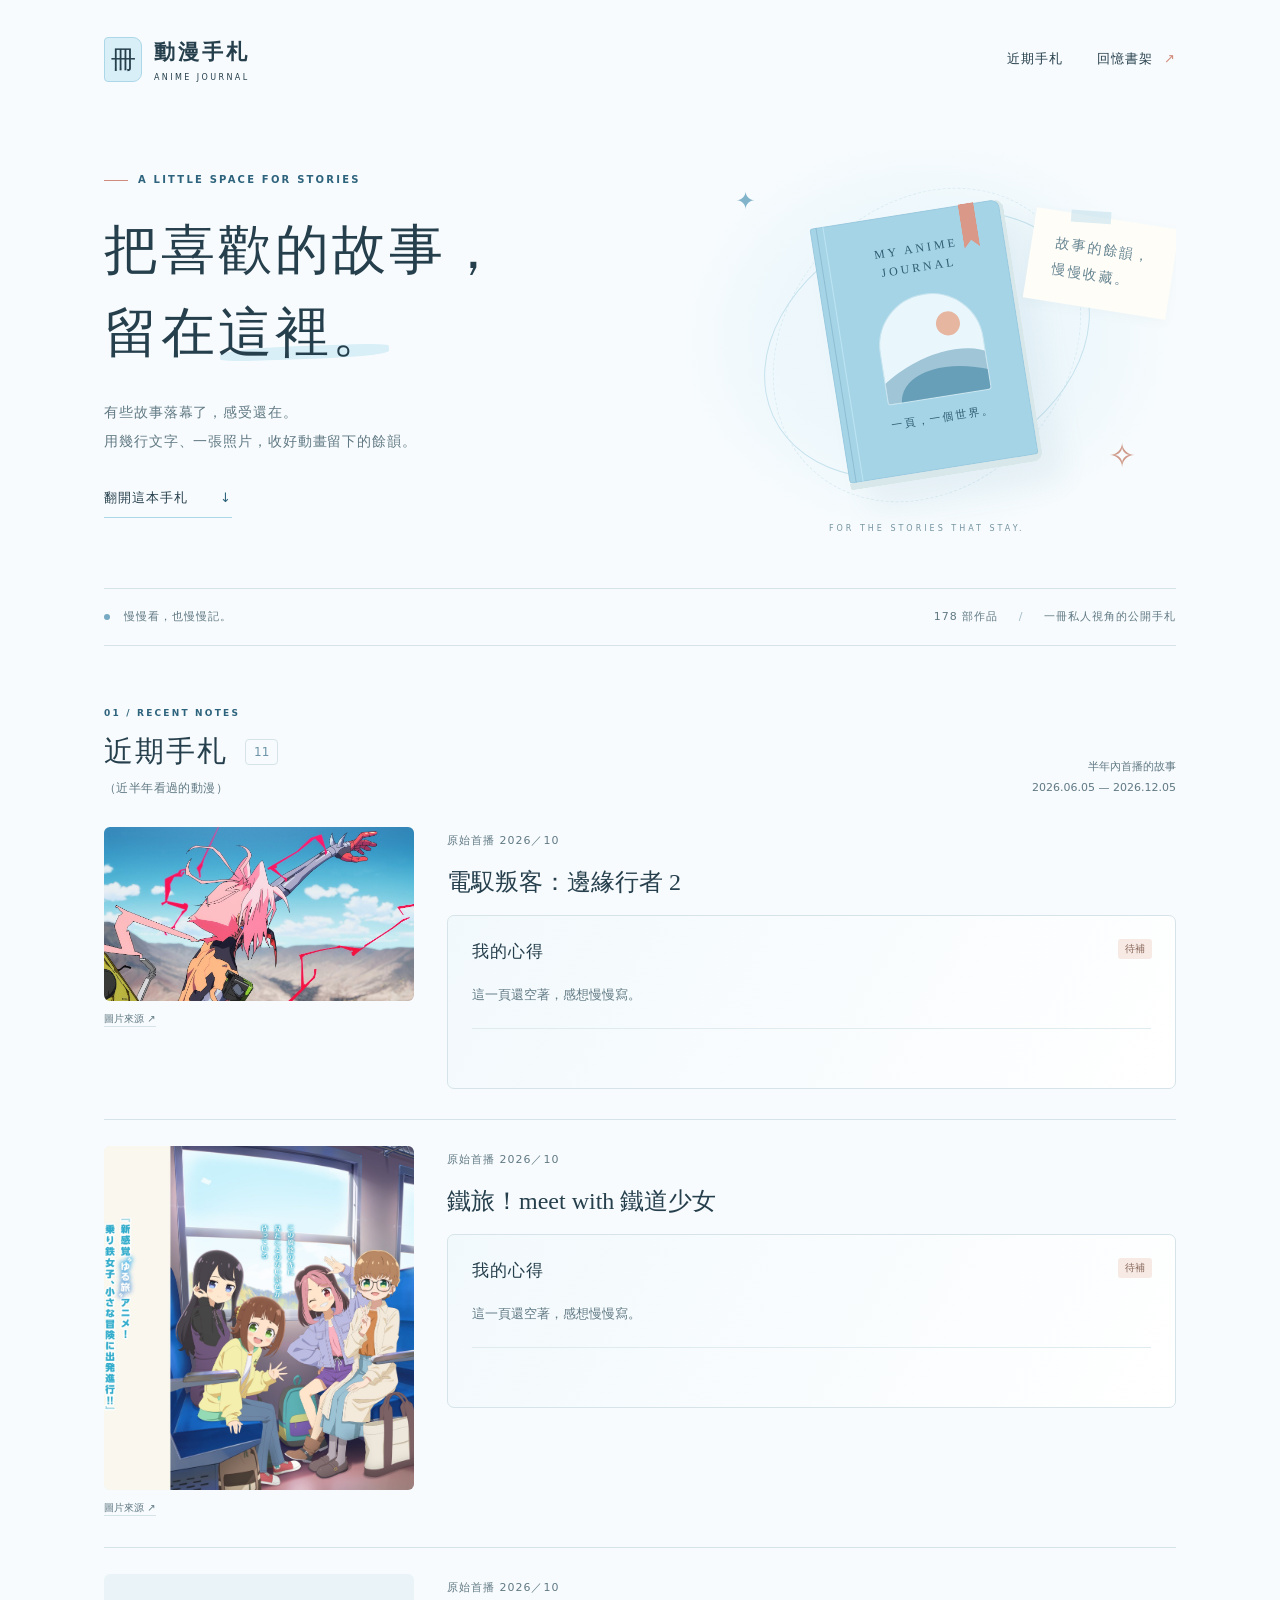
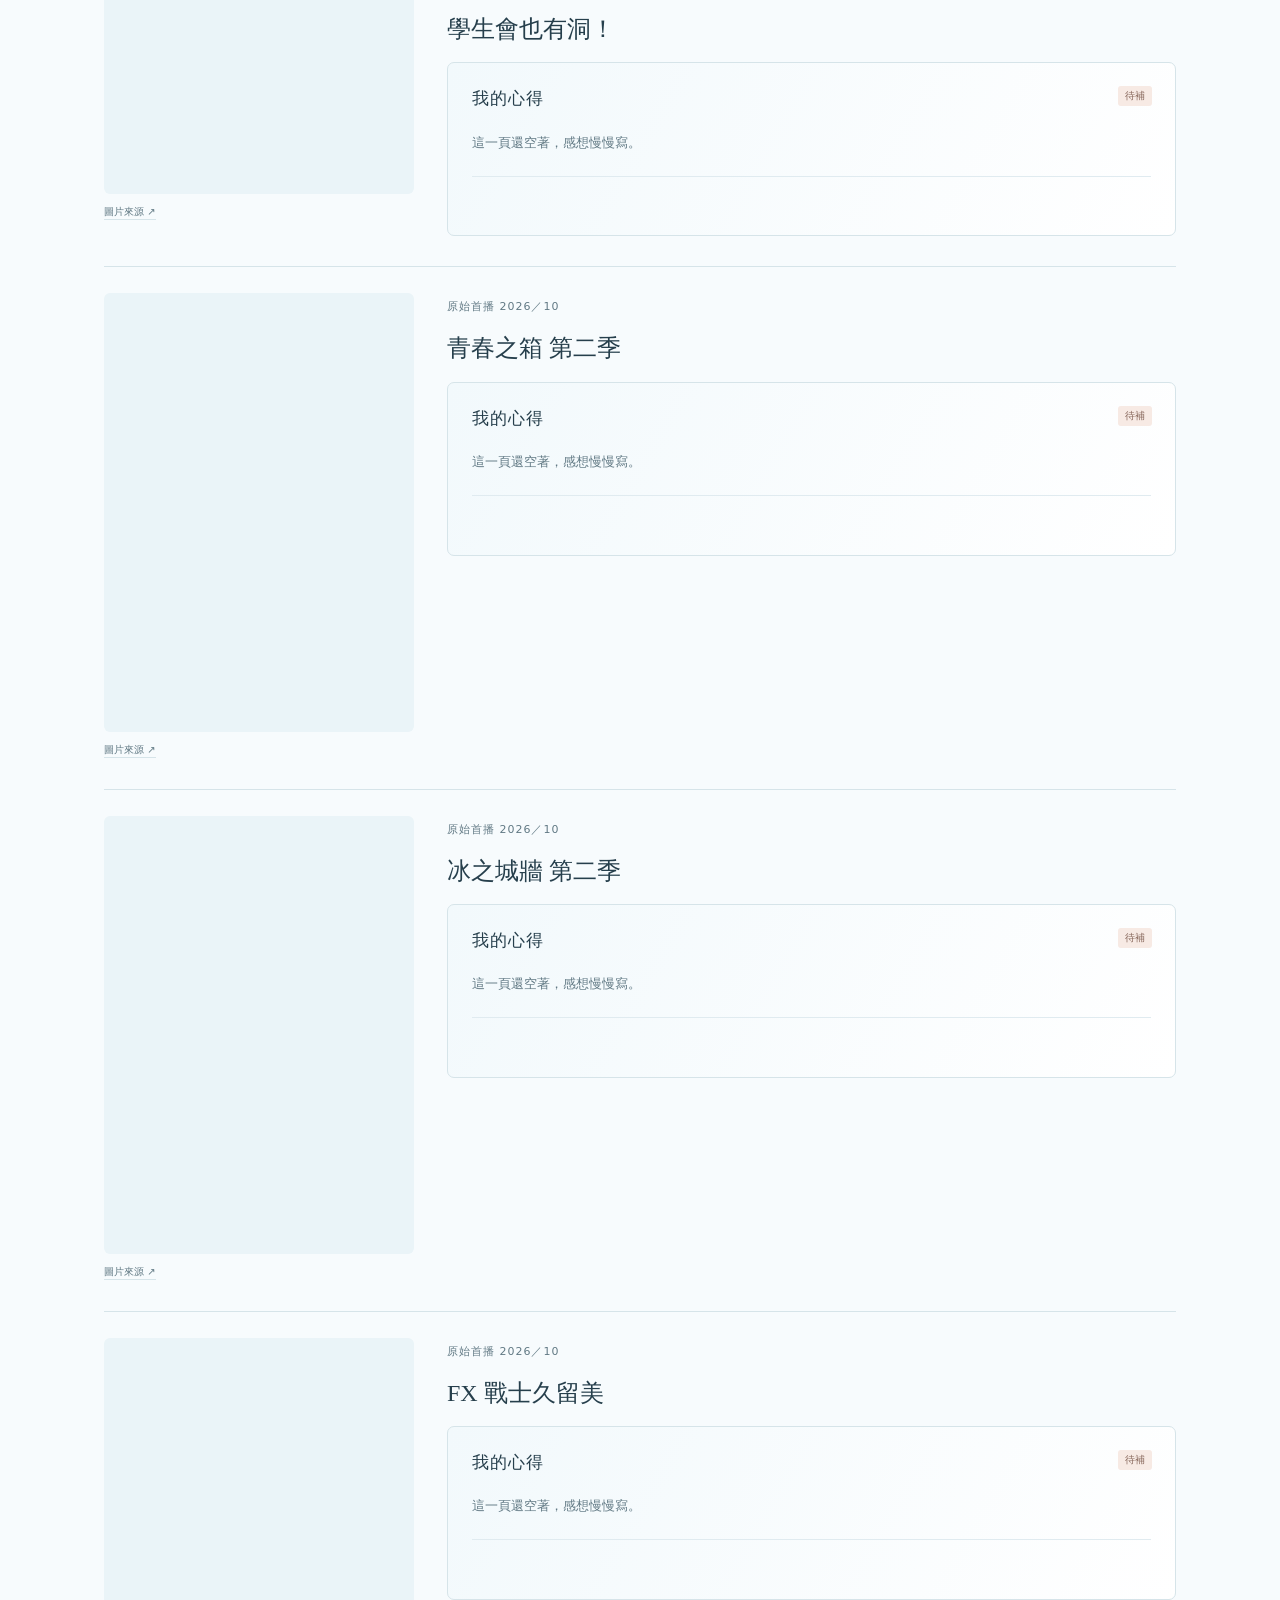
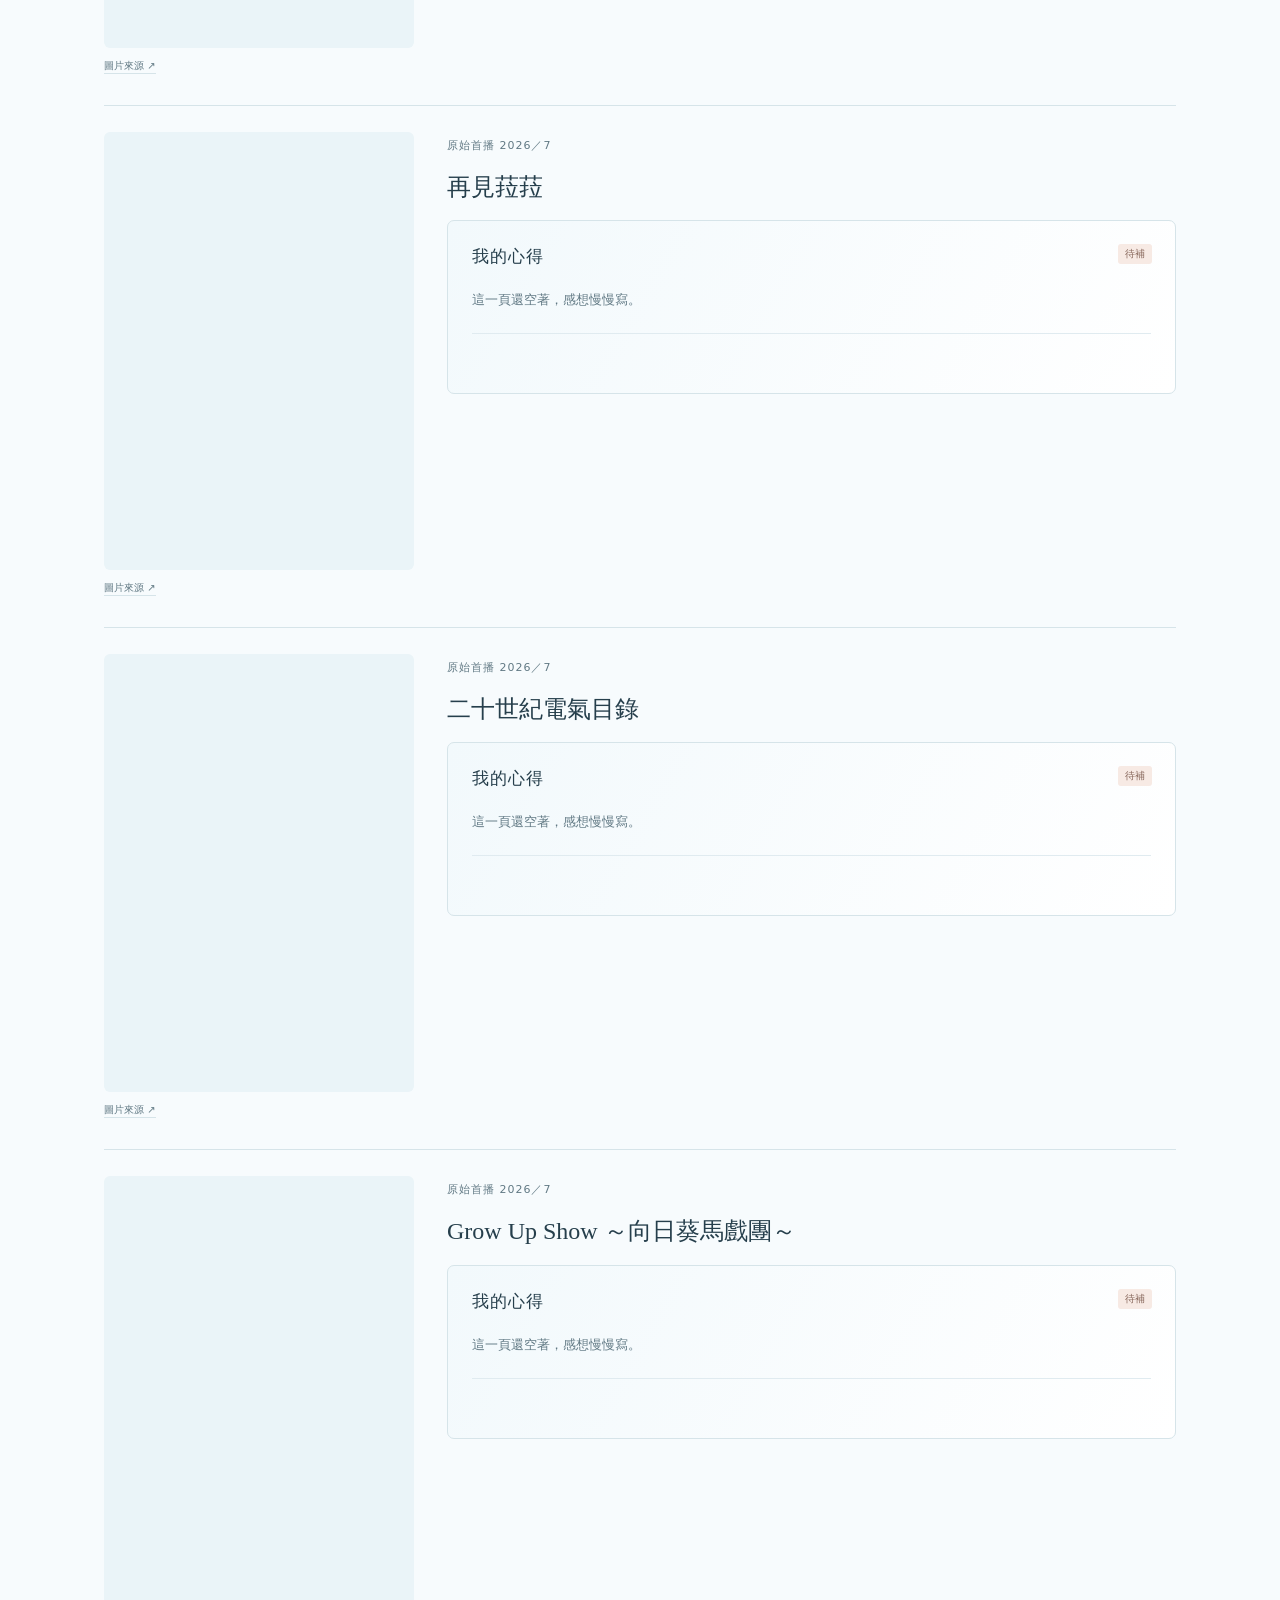
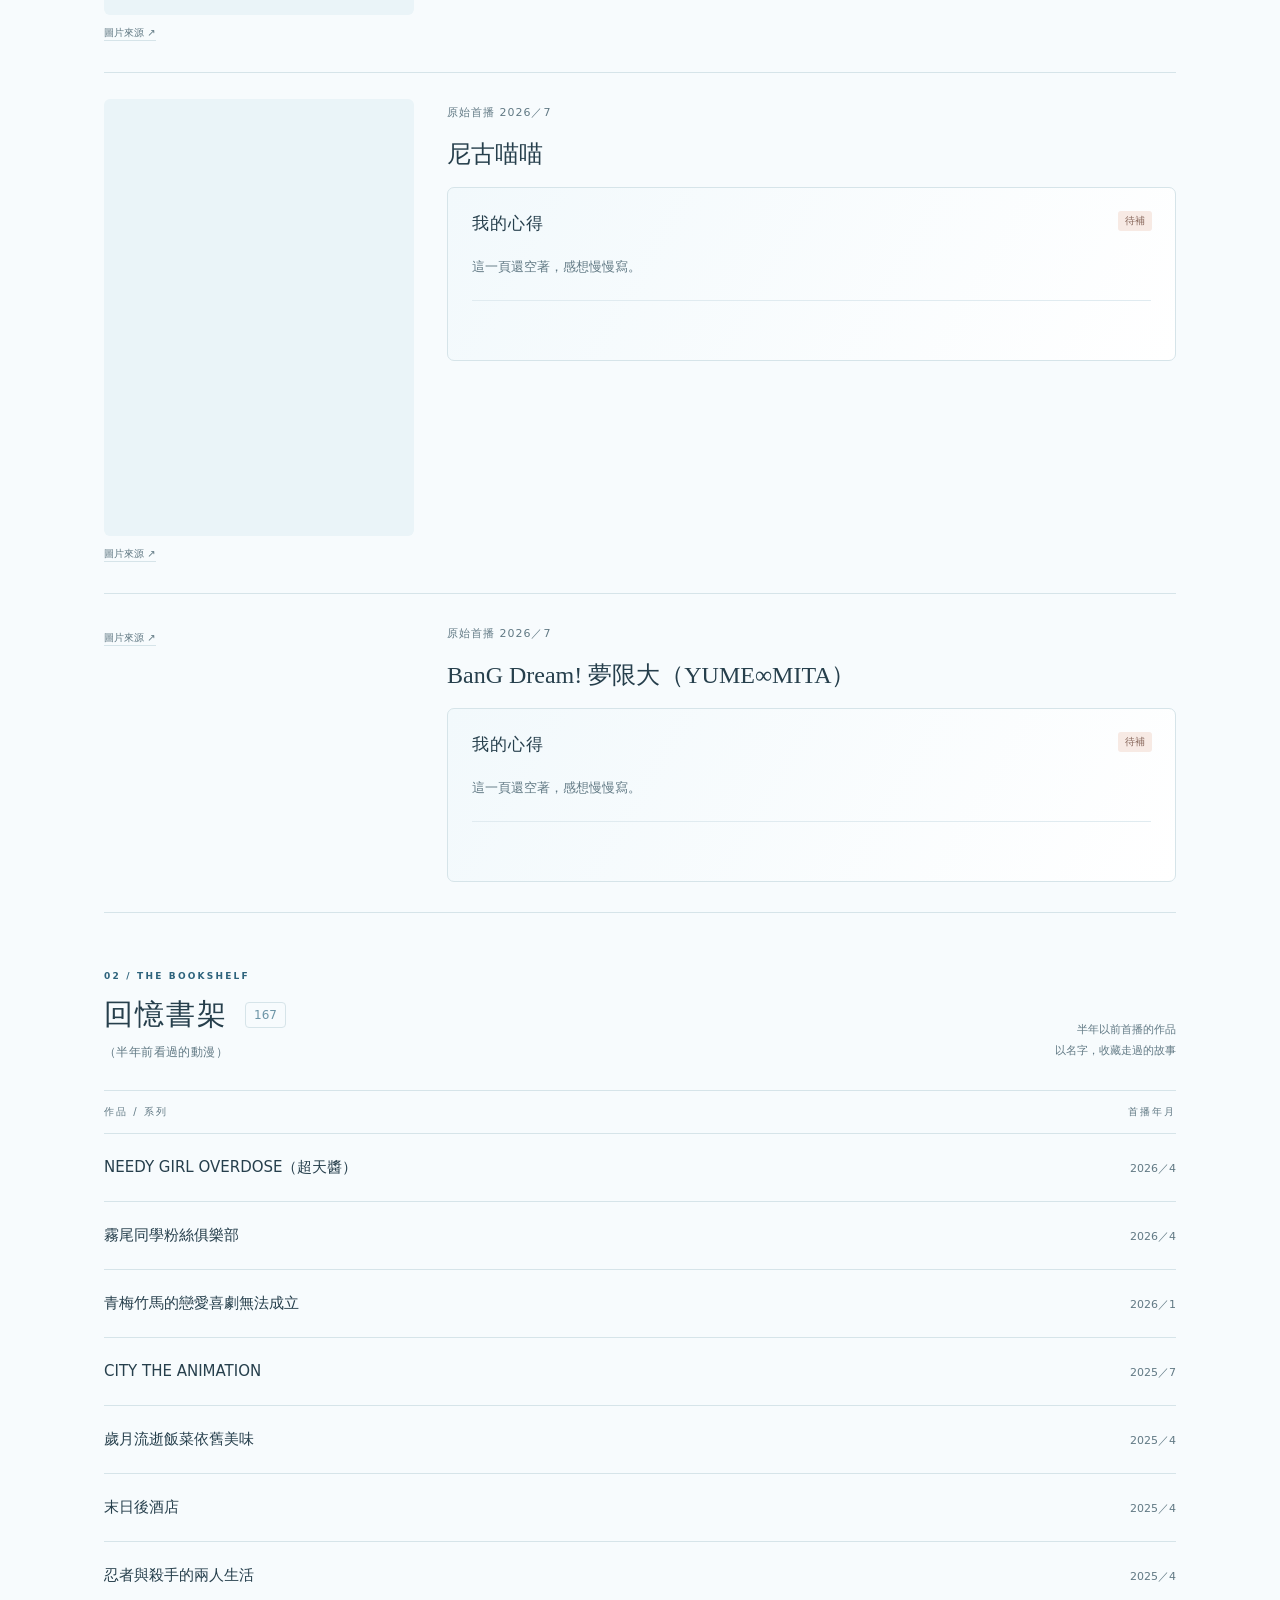
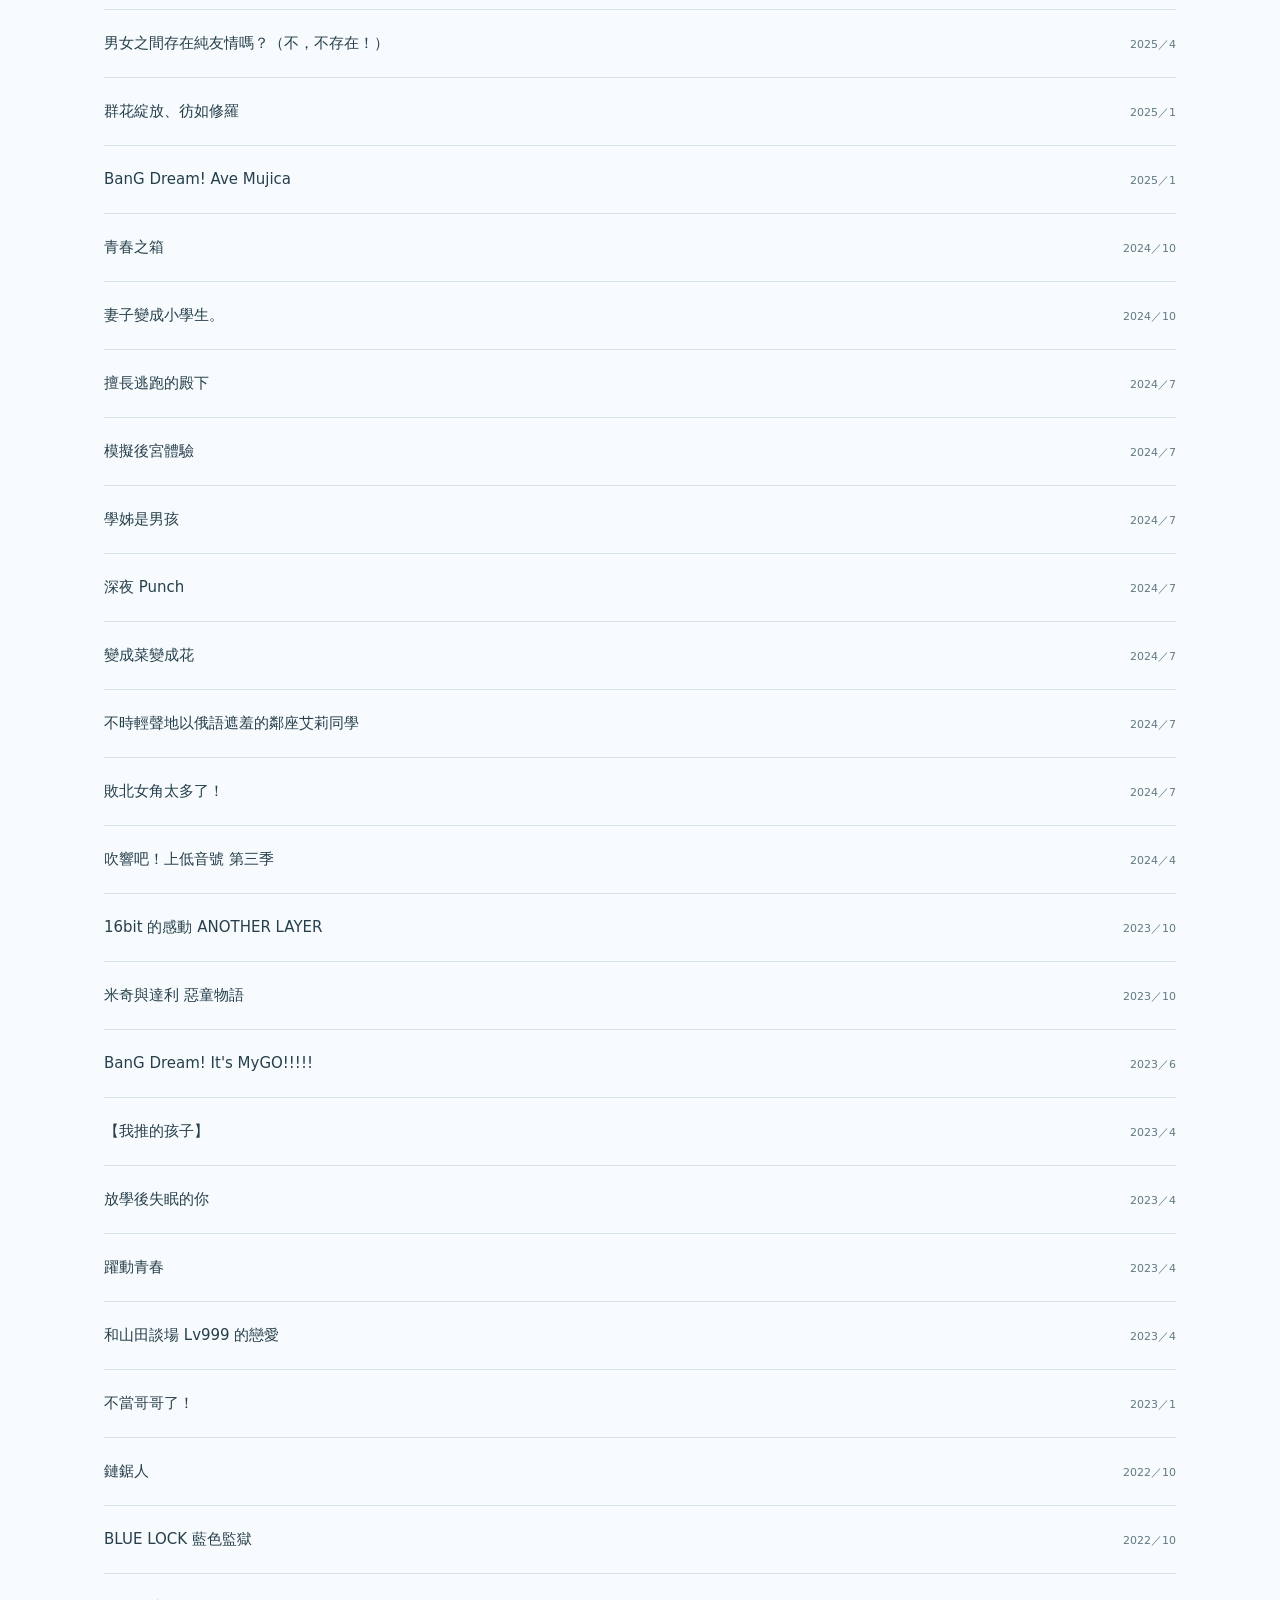
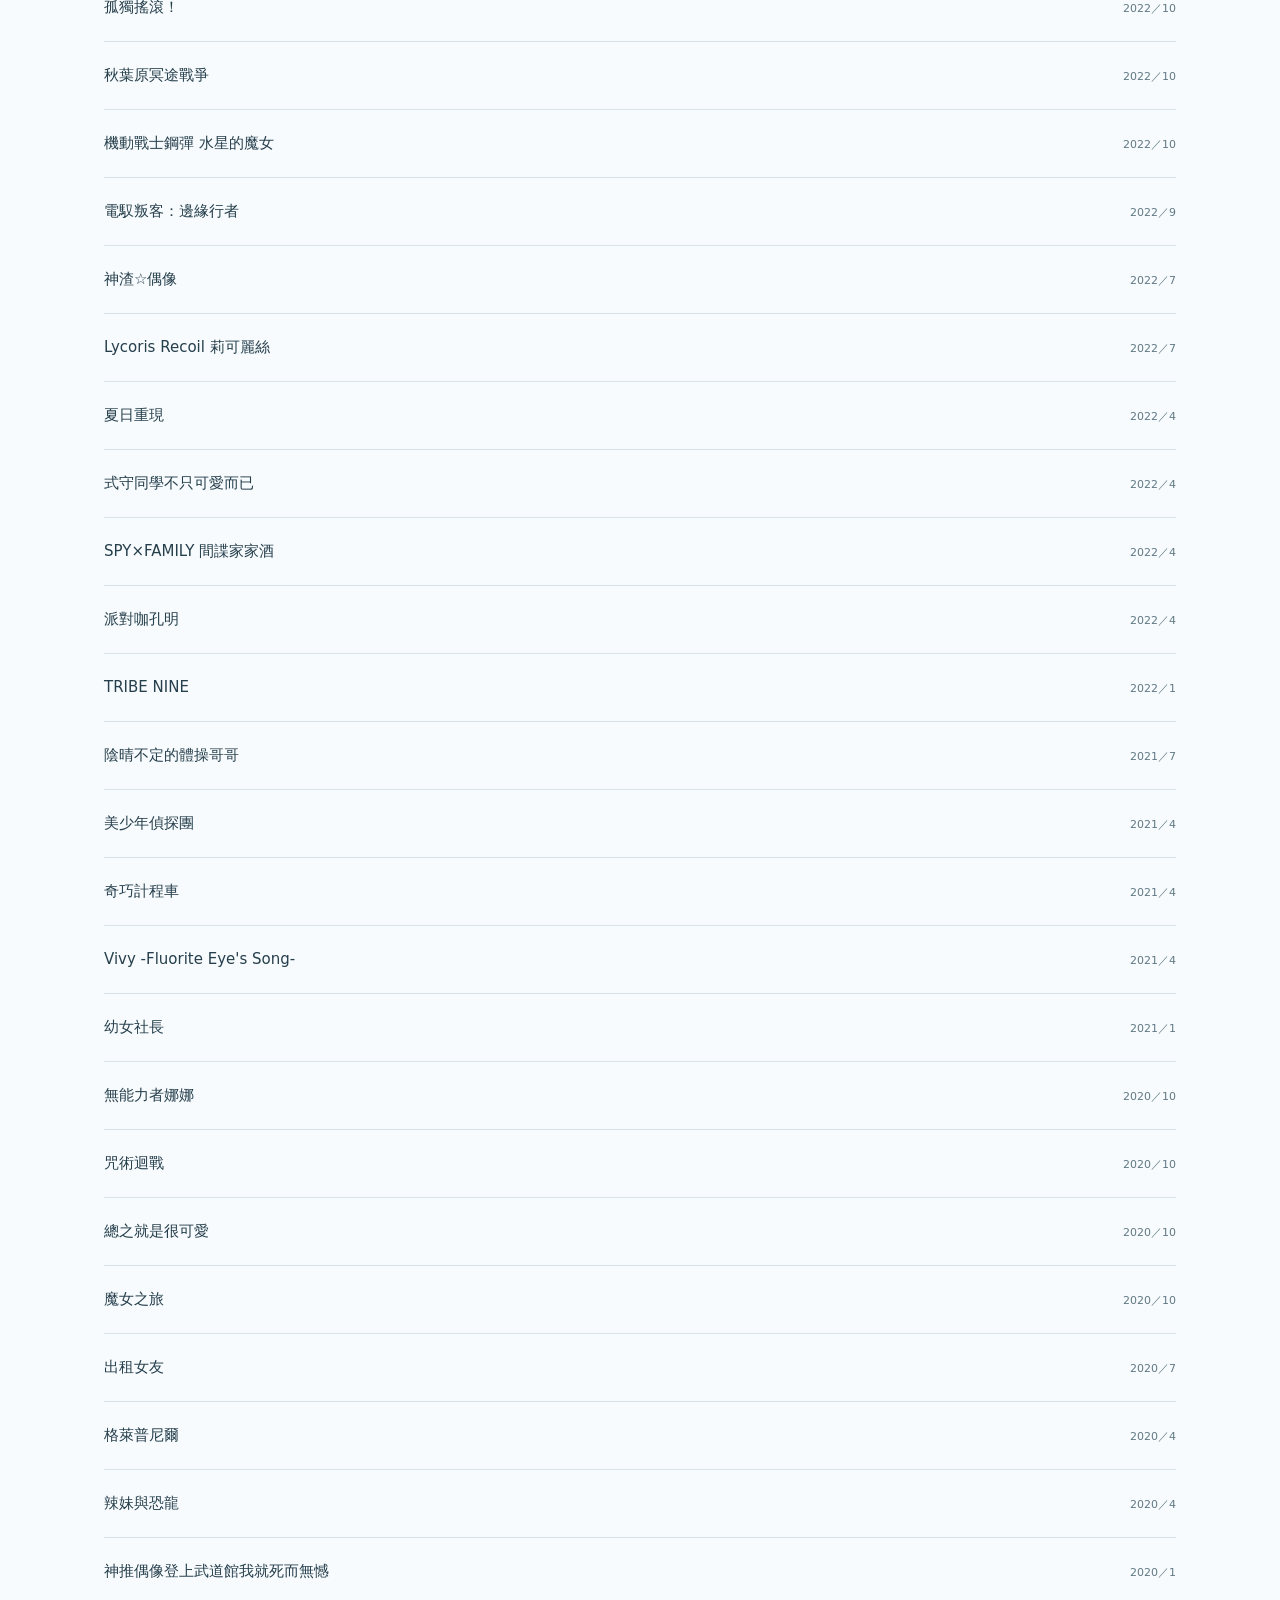
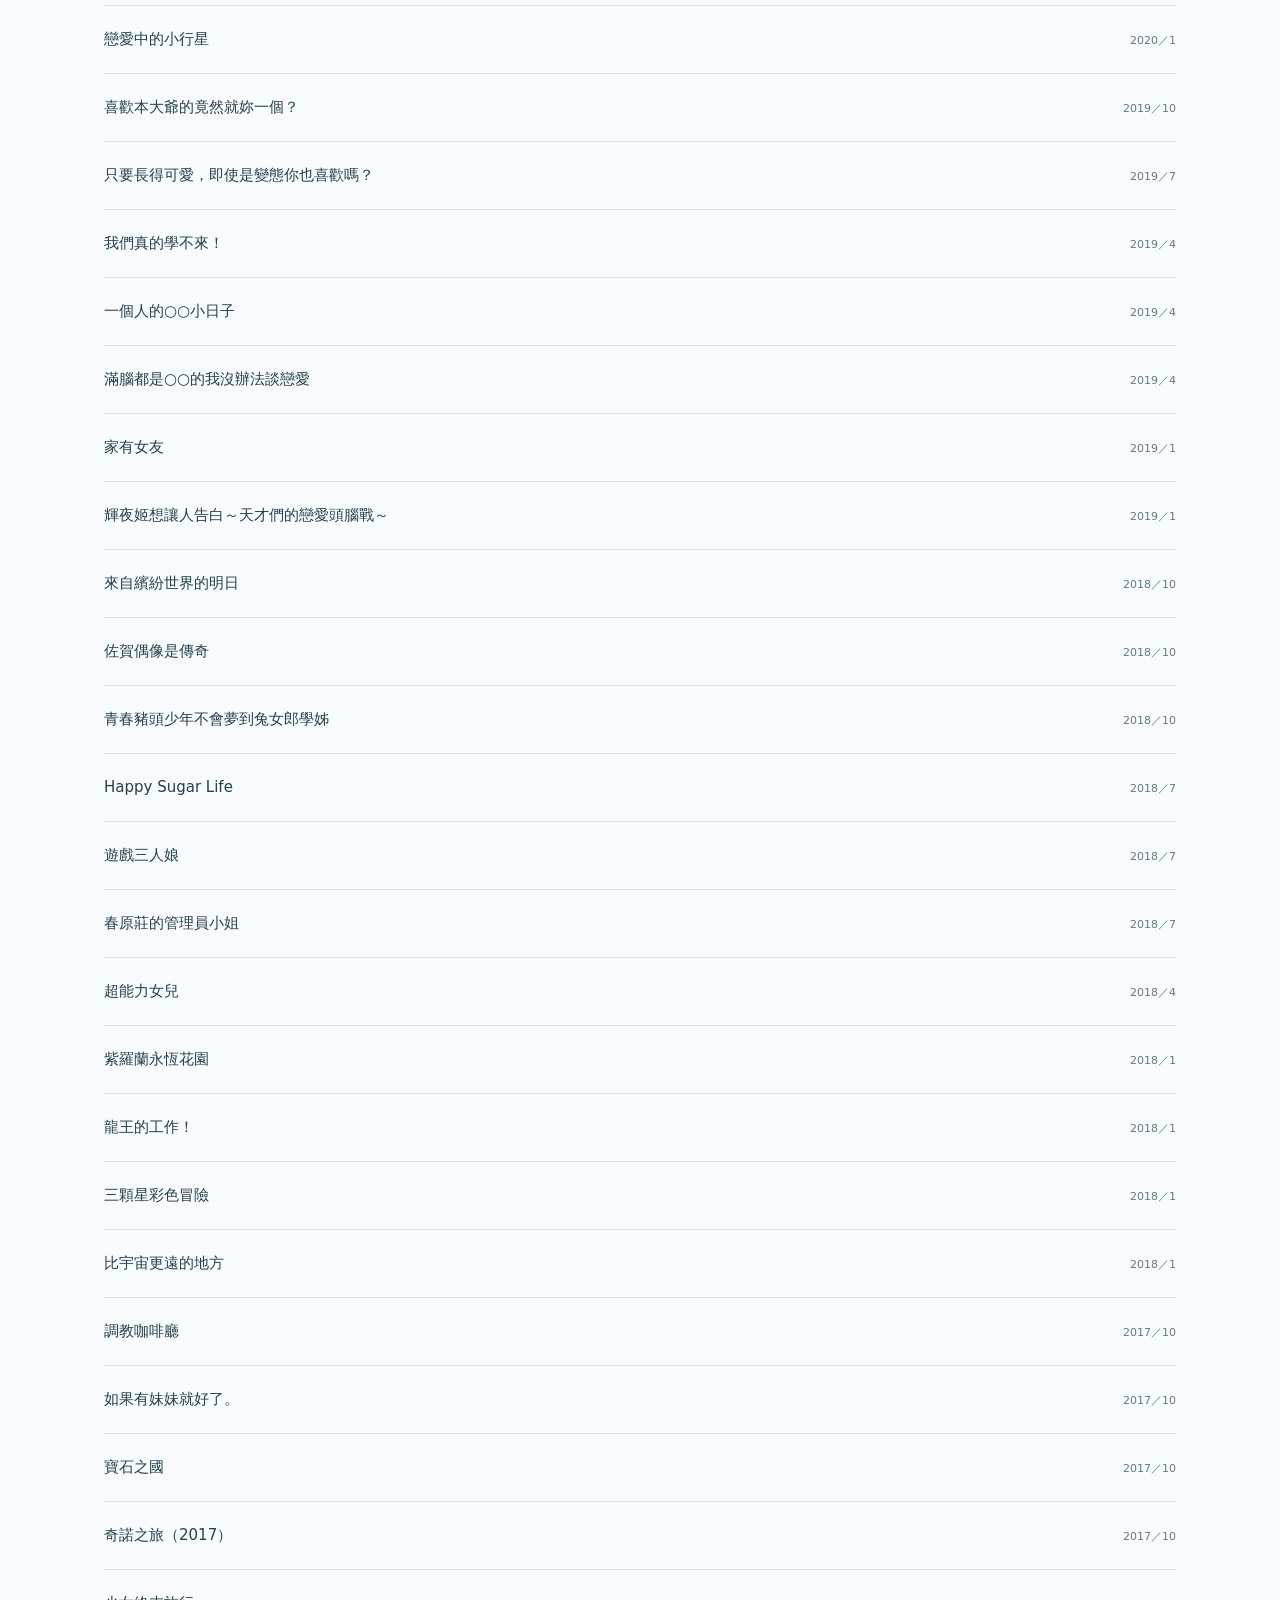
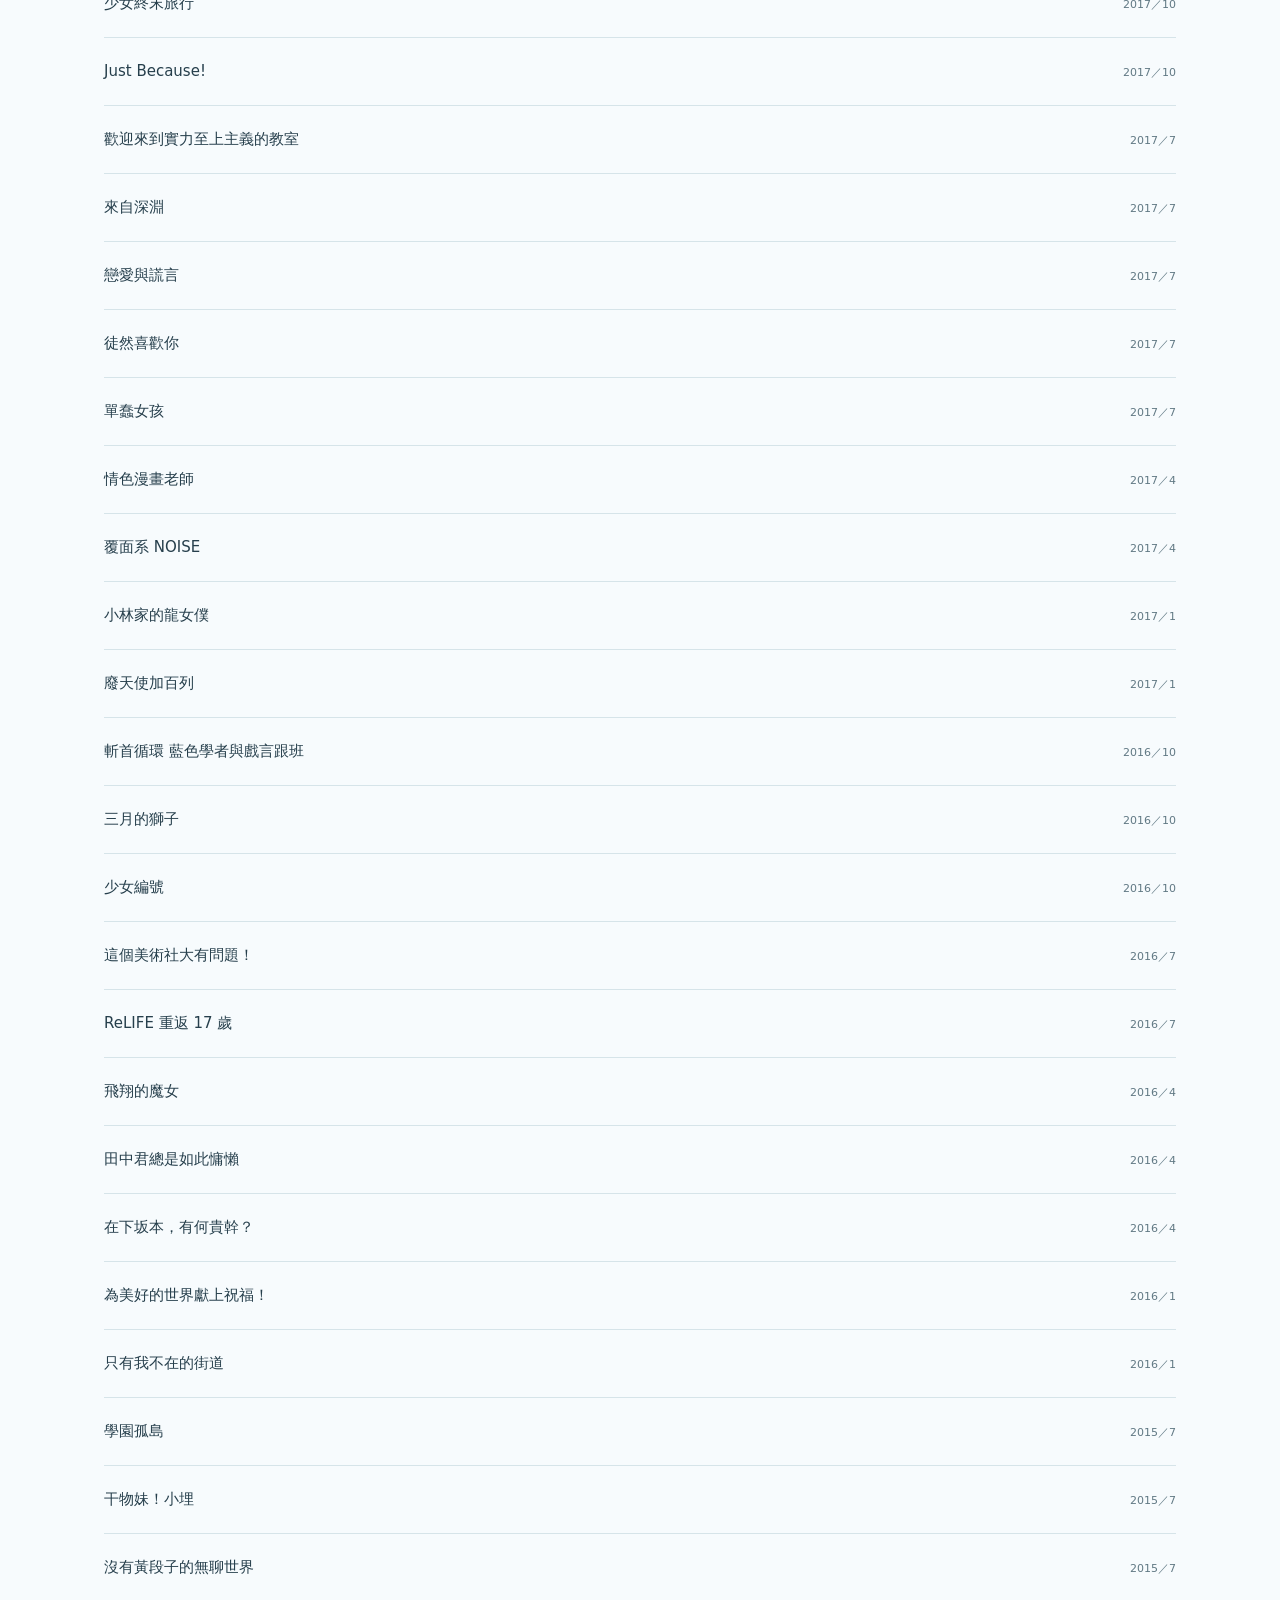
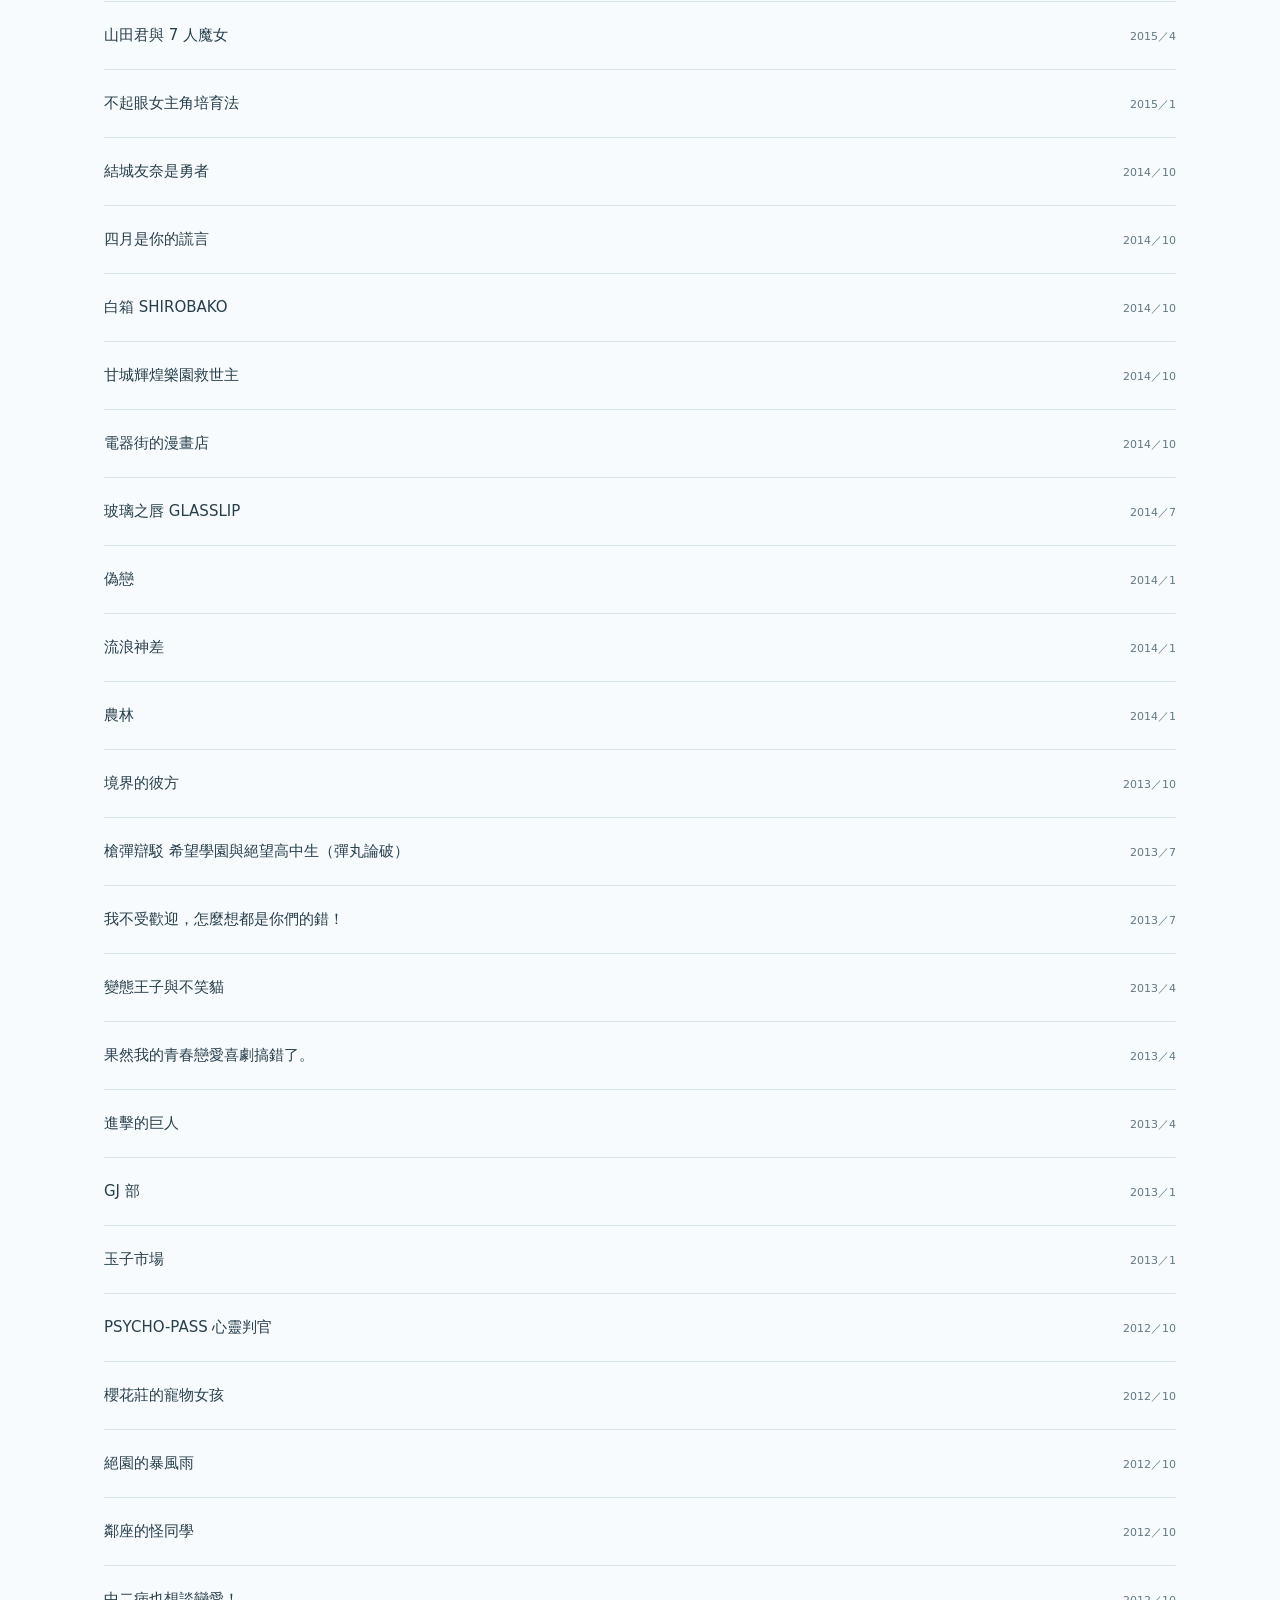
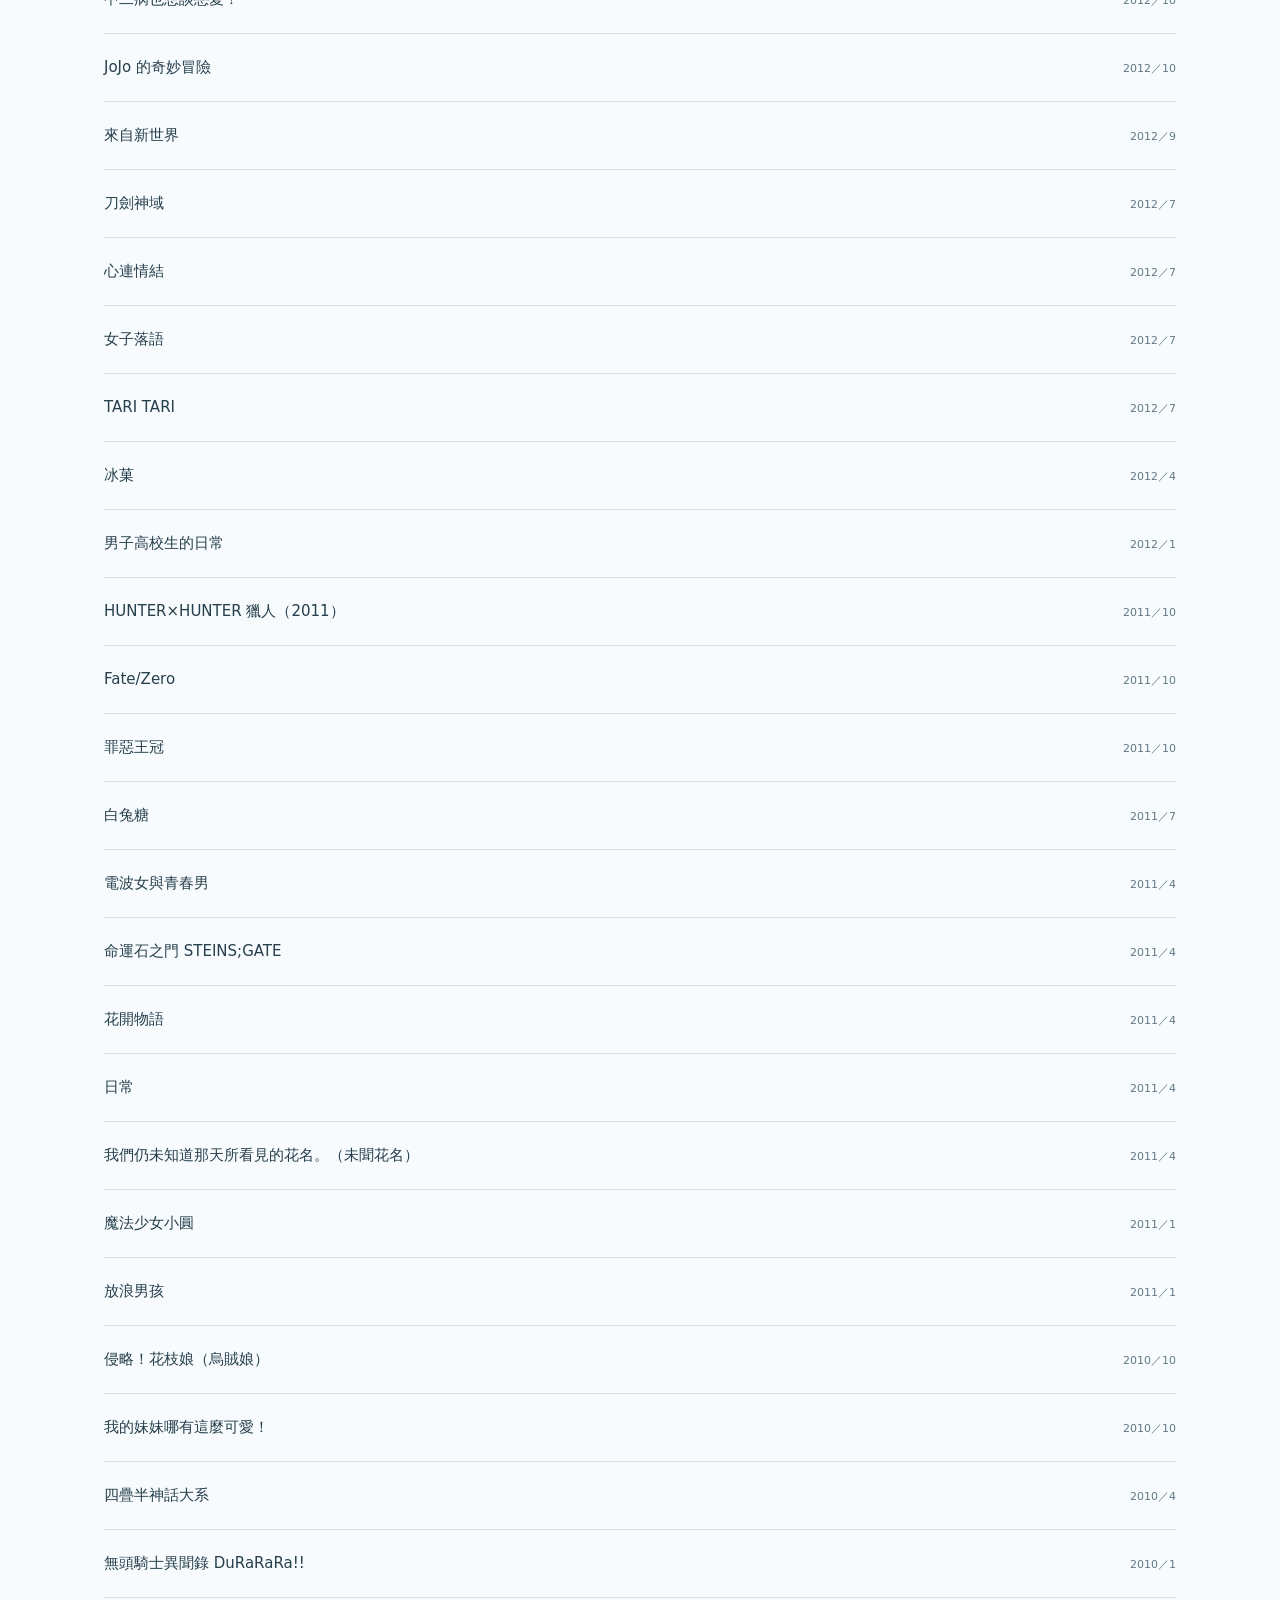
<file: site/index.html>
<!doctype html>
<html lang="zh-Hant">
<head>
  <meta charset="utf-8">
  <meta name="viewport" content="width=device-width, initial-scale=1">
  <meta name="description" content="一冊慢慢寫下的動漫手札，收藏每部作品留下的感受。">
  <meta http-equiv="Content-Security-Policy" content="default-src 'self'; script-src 'self'; style-src 'self'; img-src 'self'; object-src 'none'; base-uri 'none'; form-action 'none'">
  <meta name="referrer" content="no-referrer">
  <meta name="theme-color" content="#d8eff8">
  <title>動漫手札｜把喜歡的故事，留在這裡</title>
  <link rel="icon" href="./favicon.svg?v=8760fb6e76f0" type="image/svg+xml">
  <link rel="stylesheet" href="./style.css?v=cd7ce35704ad">
  <script src="./entries.js?v=b9800284073c" defer></script>
  <script src="./app.js?v=db36dcaf7041" defer></script>
</head>
<body>
  <a class="skip" href="#recent">跳至手札內容</a>
  <header class="site-header wrap">
    <a class="brand" href="./index.html" aria-label="動漫手札首頁"><span class="brand-mark" aria-hidden="true">冊</span><span>動漫手札<small>ANIME JOURNAL</small></span></a>
    <nav aria-label="主要導覽"><a href="#recent">近期手札</a><a href="#archive">回憶書架 <span aria-hidden="true">↗</span></a></nav>
  </header>
  <main class="wrap">
    <section class="hero" aria-labelledby="intro-title">
      <div class="hero-copy">
        <p class="eyebrow"><span class="little-line"></span> A LITTLE SPACE FOR STORIES</p>
        <h1 id="intro-title">把喜歡的故事，<br>留在<span class="handline">這裡。</span></h1>
        <p class="intro">有些故事落幕了，感受還在。<br>用幾行文字、一張照片，收好動畫留下的餘韻。</p>
        <a class="text-link" href="#recent">翻開這本手札 <span aria-hidden="true">↓</span></a>
      </div>
      <div class="paper-scene" aria-hidden="true">
        <div class="orbit orbit-one"></div><div class="orbit orbit-two"></div>
        <span class="scene-star star-one">✦</span><span class="scene-star star-two">✧</span>
        <div class="floating-note">故事的餘韻，<br>慢慢收藏。</div>
        <div class="journal-book"><div class="book-spine"></div><div class="book-cover"><span class="book-label">MY ANIME<br>JOURNAL</span><div class="book-window"><div class="sun"></div><div class="hill hill-back"></div><div class="hill hill-front"></div></div><span class="book-caption">一頁，一個世界。</span></div><div class="book-ribbon"></div></div>
        <span class="scene-caption">FOR THE STORIES THAT STAY.</span>
      </div>
    </section>
    <div class="journal-meta"><p><span class="status-dot"></span> 慢慢看，也慢慢記。</p><p><span id="total-count">0</span> 部作品 <span class="meta-separator">/</span> 一冊私人視角的公開手札</p></div>
    <section class="journal-section" id="recent" aria-labelledby="recent-heading" aria-describedby="recent-description">
      <div class="section-heading"><div><p class="eyebrow">01 / RECENT NOTES</p><h2 id="recent-heading">近期手札<span class="count" id="recent-count">00</span></h2><p class="section-subtitle" id="recent-description">（近半年看過的動漫）</p></div><p class="section-caption">半年內首播的故事<br><span id="date-range">依台北日期整理</span></p></div>
      <div id="recent-list" class="recent-list"></div>
      <div id="recent-empty" class="empty-state">
        <div class="empty-pages" aria-hidden="true"><span></span><span></span><b>＋</b></div>
        <h3>第一篇手札，留給下一個喜歡的故事。</h3>
        <p>這裡還沒有公開的近期作品。<br>等故事與心情都準備好了，再慢慢寫下來。</p>
        <span class="empty-foot">TO BE CONTINUED</span>
      </div>
    </section>
    <section class="journal-section archive-section" id="archive" aria-labelledby="archive-heading" aria-describedby="archive-description">
      <div class="section-heading"><div><p class="eyebrow">02 / THE BOOKSHELF</p><h2 id="archive-heading">回憶書架<span class="count" id="archive-count">00</span></h2><p class="section-subtitle" id="archive-description">（半年前看過的動漫）</p></div><p class="section-caption">半年以前首播的作品<br>以名字，收藏走過的故事</p></div>
      <div class="shelf-labels" aria-hidden="true"><span>作品 / 系列</span><span>首播年月</span></div>
      <ul id="archive-list" class="archive-list"></ul>
      <p id="archive-empty" class="archive-empty">書架還空著，未來會慢慢放進值得記住的名字。<span aria-hidden="true">↗</span></p>
      <p class="privacy-copy">未註明季別的系列，以首部電視動畫的首播年月整理；OVA 與網路動畫則採首次發行年月。</p>
    </section>
    <noscript><p class="notice">請開啟 JavaScript，以顯示作品並依台北日期自動分類。</p></noscript>
    <aside class="closing-note"><span aria-hidden="true">✧</span><p>不急著寫完，只想好好記得。</p></aside>
  </main>
  <footer class="site-footer wrap"><span>動漫手札 <small>ANIME JOURNAL</small></span><p>以作品／該季原始首播日整理 · Asia/Taipei</p><a href="#" aria-label="回到頁首">回到頁首 ↑</a></footer>
</body>
</html>
</file>
<file: site/style.css>
@charset "UTF-8";
:root{--paper:#f7fbfd;--ink:#263f4c;--muted:#617984;--blue:#d8eff8;--blue-mid:#acd7e8;--blue-dark:#2d637c;--line:#d6e4e9;--coral:#d18b7c;--white:#fff;--serif:"Noto Serif TC","Songti TC","PMingLiU",serif;--sans:"Microsoft JhengHei","PingFang TC",system-ui,sans-serif}
*{box-sizing:border-box}html{scroll-behavior:smooth;scroll-padding-top:24px}body{margin:0;background:var(--paper);color:var(--ink);font:15px/1.8 var(--sans);-webkit-font-smoothing:antialiased}a{color:inherit;text-decoration:none}button,input,textarea{font:inherit}button,a,input,textarea{touch-action:manipulation}button,a{ -webkit-tap-highlight-color:transparent}a:focus-visible,button:focus-visible,input:focus-visible,textarea:focus-visible{outline:3px solid #538ea8;outline-offset:5px}a:hover{color:var(--blue-dark)}.wrap{max-width:1160px;margin:0 auto;padding:0 44px}.skip{position:absolute;top:-100px;background:white;padding:10px;z-index:10}.skip:focus{top:0}.site-header{height:118px;display:flex;justify-content:space-between;align-items:center}.brand{display:flex;gap:12px;align-items:center;font-size:21px;font-weight:700;letter-spacing:3px}.brand small{font-size:8px;letter-spacing:2.4px;display:block;font-weight:500;line-height:1.3;margin-top:1px}.brand-mark{width:38px;height:45px;display:grid;place-items:center;background:var(--blue);border:1px solid var(--blue-mid);border-radius:4px 9px 9px 4px;font:25px var(--serif);letter-spacing:0}.site-header nav{display:flex;gap:34px;font-size:13px;letter-spacing:1px}.site-header nav a{padding:10px 0}.site-header nav span{margin-left:6px;color:var(--coral)}.hero{display:grid;grid-template-columns:1.15fr 1fr;align-items:center;min-height:470px;padding:25px 0 42px}.eyebrow{font-size:10px;letter-spacing:2.2px;color:var(--blue-dark);font-weight:600;margin:0 0 20px;display:flex;align-items:center;gap:10px}.little-line{display:inline-block;width:24px;height:1px;background:var(--coral)}h1{font:500 clamp(36px,4.2vw,55px)/1.55 var(--serif);letter-spacing:3px;margin:0 0 22px}.handline{position:relative;z-index:1}.handline:after{content:"";position:absolute;left:2px;right:0;bottom:4px;height:13px;background:var(--blue);z-index:-1;border-radius:45% 20% 40% 20%;transform:rotate(-2deg)}.intro{color:var(--muted);font-size:14px;line-height:2.1;letter-spacing:.9px;margin:0 0 27px}.text-link{font-size:13px;letter-spacing:1px;border-bottom:1px solid var(--blue-mid);padding-bottom:8px;display:inline-flex;gap:32px}.text-link span{color:var(--blue-dark)}.paper-scene{height:390px;position:relative;display:grid;place-items:center;background:radial-gradient(ellipse at 50% 48%,#e8f5fb 0%,#eff8fc 48%,transparent 70%)}.journal-book{width:195px;height:265px;position:relative;transform:rotate(-9deg);box-shadow:18px 22px 28px #6d97ad16;border-radius:4px 10px 10px 4px;background:#f9faf5;border-bottom:7px solid #d8e7e9;border-right:4px solid #d8e7e9;z-index:2}.book-cover{background:#a6d4e7;border-radius:3px 8px 3px 3px;height:100%;padding:26px 20px 15px 33px;border:1px solid #98c9df}.book-spine{position:absolute;top:0;left:6px;bottom:0;width:8px;border-left:1px solid #8dbdd2;border-right:1px solid #bde4f3;z-index:3}.book-label{display:block;text-align:center;font:12px/1.6 Georgia,serif;letter-spacing:3px;color:#315e72}.book-window{width:105px;height:105px;margin:17px auto 13px;position:relative;overflow:hidden;background:#e9f6fc;border-radius:52px 52px 3px 3px;border:1px solid #c9e5ef}.sun{position:absolute;width:24px;height:24px;border-radius:50%;background:#e6b6a0;right:20px;top:20px}.hill{position:absolute;width:160px;height:90px;border-radius:50%;transform:rotate(-20deg)}.hill-back{background:#9fc5d7;top:64px;left:-35px}.hill-front{background:#689fb8;top:81px;left:9px;transform:rotate(22deg)}.book-caption{display:block;font:11px var(--serif);letter-spacing:2px;text-align:center;color:#315e72}.book-ribbon{position:absolute;right:25px;top:-1px;width:16px;height:45px;background:#d99888;clip-path:polygon(0 0,100% 0,100% 100%,50% 82%,0 100%)}.floating-note{position:absolute;right:3px;top:68px;transform:rotate(9deg);font:14px/1.9 var(--serif);letter-spacing:2px;color:#668591;z-index:3;background:#fffdf8;padding:19px 24px;box-shadow:0 3px 12px #47798b0a}.floating-note:before{content:"";position:absolute;width:40px;height:12px;background:#c7e3ef9c;top:-5px;left:35px;transform:rotate(-5deg)}.scene-star{position:absolute;color:#81b3ca;font-size:24px}.star-one{top:30px;left:58px}.star-two{right:40px;bottom:54px;font-size:33px;color:#cf9a89}.orbit{position:absolute;border:1px solid #c6e2ed;border-radius:50%;width:340px;height:250px;transform:rotate(-25deg)}.orbit-two{width:280px;height:340px;transform:rotate(42deg);border-style:dashed;opacity:.5}.scene-caption{position:absolute;bottom:3px;font-size:8px;letter-spacing:3px;color:#7795a2}.journal-meta{display:flex;justify-content:space-between;align-items:center;border-top:1px solid var(--line);border-bottom:1px solid var(--line);padding:8px 0;font-size:11px;letter-spacing:1px;color:var(--muted)}.journal-meta p{margin:10px 0}.status-dot{display:inline-block;width:6px;height:6px;border-radius:50%;background:#77aac2;margin-right:10px}.meta-separator{padding:0 16px;color:#a1bcc7}.journal-section{padding-top:59px;scroll-margin-top:20px}.section-heading{display:flex;justify-content:space-between;align-items:flex-end;margin-bottom:28px}.section-heading .eyebrow{font-size:9px;margin-bottom:9px}h2{font:500 29px/1.5 var(--serif);letter-spacing:2px;margin:0;display:flex;align-items:center;gap:17px}.count{font:12px var(--sans);letter-spacing:0;color:#6d95a7;padding:5px 8px;border:1px solid var(--line);border-radius:4px}.section-caption{font-size:11px;line-height:1.9;color:var(--muted);text-align:right;margin:0}.empty-state{min-height:295px;border:1px solid var(--line);border-radius:8px;background:linear-gradient(120deg,#eef8fc99,#fff);display:flex;align-items:center;justify-content:center;flex-direction:column;padding:34px 24px;text-align:center}.empty-state h3{font:500 18px/1.7 var(--serif);letter-spacing:1px;margin:15px 0 8px}.empty-state p{font-size:12px;color:var(--muted);line-height:1.9;margin:0}.empty-foot{font-size:8px;letter-spacing:2.5px;color:#7797a5;margin-top:20px}.empty-pages{width:56px;height:54px;position:relative}.empty-pages span{position:absolute;width:34px;height:44px;border:1px solid #93bbce;background:#f8fcff;border-radius:2px;top:4px;left:5px;transform:rotate(-13deg)}.empty-pages span:nth-child(2){transform:rotate(9deg);left:19px;top:1px;background:#e3f2f9}.empty-pages b{position:absolute;left:28px;top:10px;color:#81aec3;font-size:19px;font-weight:400;transform:rotate(9deg)}.archive-section{padding-top:55px}.shelf-labels{display:flex;justify-content:space-between;font-size:10px;letter-spacing:2px;color:var(--muted);padding:12px 0;border-top:1px solid var(--line);border-bottom:1px solid var(--line)}.archive-empty{font-size:12px;color:var(--muted);padding:26px 0;margin:0;border-bottom:1px solid var(--line);display:flex;justify-content:space-between;gap:15px}.archive-empty span{color:var(--coral)}.closing-note{display:flex;justify-content:center;align-items:center;gap:14px;margin:59px 0 53px;color:#8096a1}.closing-note p{font:13px var(--serif);letter-spacing:2px}.closing-note span{color:var(--coral);font-size:23px}.site-footer{display:flex;justify-content:space-between;align-items:center;gap:20px;border-top:1px solid var(--line);padding-top:25px;padding-bottom:30px;font-size:10px;color:var(--muted)}.site-footer>span{font-size:13px;color:var(--ink);letter-spacing:2px}.site-footer small{font-size:7px;margin-left:8px;letter-spacing:1px}.site-footer p{margin:0}.site-footer a{white-space:nowrap}.recent-list{display:grid;gap:26px}.recent-card{display:grid;grid-template-columns:310px 1fr;gap:33px;border-bottom:1px solid var(--line);padding-bottom:30px}.recent-card.no-image{grid-template-columns:1fr}.recent-card img{width:100%;max-height:370px;object-fit:cover;border-radius:6px}.recent-card .entry-date{font-size:11px;letter-spacing:1px;color:var(--muted);margin:4px 0 12px}.recent-card h3{font:500 24px/1.6 var(--serif);margin:0 0 14px;overflow-wrap:anywhere}.recent-card .entry-note{white-space:pre-wrap;overflow-wrap:anywhere;font-size:14px;line-height:2;color:#47616e;margin:0}.archive-list{margin:0;padding:0;list-style:none}.archive-list li{padding:20px 0;border-bottom:1px solid var(--line);display:flex;align-items:baseline;justify-content:space-between;gap:18px}.archive-list .archive-title{font-size:15px;overflow-wrap:anywhere}.archive-list time{font-size:11px;color:var(--muted);white-space:nowrap;font-variant-numeric:tabular-nums}.notice{padding:16px;background:var(--blue);font-size:13px;border-radius:5px}.hidden,[hidden]{display:none!important}
/* The editor uses the same palette but is never copied into the public site. */
.manager{max-width:900px;margin:30px auto 70px;padding:0 28px}.manager.narrow{max-width:520px;margin-top:65px}.manager h1{font-size:32px;letter-spacing:1px;margin-bottom:12px}.manager h2{font-size:22px}.manager p.subtle,.subtle{color:var(--muted);font-size:13px}.panel{background:white;border:1px solid var(--line);padding:28px;border-radius:9px;margin-top:25px}.field{display:block;margin-bottom:22px}.field>span{display:block;font-size:14px;font-weight:600;margin-bottom:7px}.field small{display:block;color:var(--muted);font-size:12px;margin-top:6px}.field input,.field textarea{display:block;width:100%;padding:10px 12px;border:1px solid #b8d0dc;background:#fbfdff;color:var(--ink);border-radius:5px}.field textarea{min-height:220px;resize:vertical;line-height:1.9}.check{display:flex;align-items:flex-start;gap:9px;margin:18px 0;font-size:14px}.check input{margin-top:7px;width:17px;height:17px}.btn{display:inline-flex;align-items:center;justify-content:center;gap:9px;min-height:43px;padding:9px 18px;border:1px solid var(--blue-dark);border-radius:5px;color:white;background:var(--blue-dark);font-size:13px;cursor:pointer}.btn:hover{background:#234d63;color:white}.btn.secondary{background:transparent;color:var(--blue-dark);border-color:#accbd9}.btn.danger{background:#fff9f7;color:#934b3d;border-color:#c7988e}.actions{display:flex;align-items:center;flex-wrap:wrap;gap:12px}.actions form{margin:0}.alert{padding:14px 18px;border:1px solid #a8ccdd;border-radius:5px;background:#e8f5fb;margin:18px 0;font-size:13px}.alert.error{background:#fff2ef;border-color:#deb2a5;color:#8b4639}.manager-list{list-style:none;padding:0;margin:20px 0}.manager-list li{display:flex;justify-content:space-between;gap:15px;padding:20px 0;border-bottom:1px solid var(--line)}.manager-list strong{display:block;overflow-wrap:anywhere}.tag{font-size:11px;color:var(--blue-dark);background:#e4f2f8;border-radius:4px;padding:3px 7px;margin-right:7px}.entry-info{color:var(--muted);font-size:11px;margin-top:5px}.manager-photo{display:block;max-width:100%;max-height:260px;margin:10px 0}.manager code{background:#edf5f9;padding:3px 5px;overflow-wrap:anywhere}.manager-header{padding-top:25px;padding-bottom:25px;height:auto}.manager-header .brand{font-size:18px}.manager-header nav{font-size:12px}.privacy-copy{font-size:12px;color:var(--muted);line-height:1.9}.full{width:100%}
@media(min-width:1500px){.wrap{max-width:1240px}.hero{min-height:510px}}
@media(max-width:760px){.wrap{padding-left:24px;padding-right:24px}.site-header{height:92px}.brand{font-size:18px;gap:9px}.brand-mark{width:32px;height:39px;font-size:22px}.site-header nav{gap:20px;font-size:11px;letter-spacing:0}.hero{grid-template-columns:1fr 0.8fr;min-height:400px;padding-top:15px}.hero .eyebrow{font-size:8px;letter-spacing:1.3px}h1{font-size:37px;letter-spacing:1px}.intro{font-size:12px;letter-spacing:0}.paper-scene{transform:scale(.82);transform-origin:right center;margin-left:-40px}.floating-note{right:-9px;padding:14px;font-size:12px}.scene-caption{letter-spacing:2px}.orbit{width:280px}.orbit-two{width:240px}.journal-meta{font-size:9px;letter-spacing:0}.meta-separator{padding:0 8px}.recent-card{grid-template-columns:230px 1fr;gap:23px}.site-footer small{display:none}}
@media(max-width:540px){.wrap{padding-left:22px;padding-right:22px}.site-header{height:86px}.brand{font-size:17px;letter-spacing:2px}.brand small{font-size:6px;letter-spacing:1.7px}.site-header nav{gap:17px}.site-header nav span{display:none}.hero{display:flex;flex-direction:column;align-items:stretch;padding-top:32px;padding-bottom:28px}.hero-copy{position:relative;z-index:4}.hero .eyebrow{font-size:8px;letter-spacing:1.8px;margin-bottom:18px}h1{font-size:39px;line-height:1.55;margin-bottom:18px;letter-spacing:2px}.intro{font-size:13px;line-height:2;letter-spacing:.2px;margin-bottom:22px}.paper-scene{height:280px;width:100%;margin:10px 0 0;transform:none}.journal-book{transform:rotate(-9deg) scale(.76)}.floating-note{right:3px;top:44px;font-size:11px;padding:14px 18px}.orbit{width:270px;height:190px}.orbit-two{width:200px;height:255px}.star-one{top:32px;left:35px;font-size:20px}.star-two{right:25px;bottom:32px;font-size:26px}.scene-caption{font-size:7px;bottom:0}.journal-meta{align-items:flex-start;gap:8px;font-size:9px}.journal-meta p:last-child{text-align:right;max-width:158px}.meta-separator{padding:0 4px}.journal-section{padding-top:38px}.section-heading{margin-bottom:21px;gap:8px}.section-heading .eyebrow{font-size:8px;letter-spacing:1.4px}h2{font-size:25px;gap:11px;letter-spacing:1px}.count{font-size:10px;padding:4px 6px}.section-caption{font-size:9px;line-height:1.8}.empty-state{min-height:285px;padding:27px 18px}.empty-state h3{max-width:250px;font-size:17px}.empty-state p{font-size:11px}.archive-section{padding-top:39px}.archive-empty{font-size:11px;line-height:2;padding:22px 0}.closing-note{margin:35px 0 32px}.closing-note p{font-size:12px;letter-spacing:1px}.site-footer{display:flex;flex-wrap:wrap;gap:12px;position:relative;font-size:9px;padding-top:21px;padding-bottom:24px}.site-footer>span{width:100%;font-size:12px}.site-footer a{position:absolute;right:22px;top:23px}.recent-card{grid-template-columns:1fr;gap:18px}.recent-card img{max-height:360px}.recent-card h3{font-size:23px}.archive-list li{gap:12px}.archive-list .archive-title{font-size:14px}.manager{padding:0 22px;margin-top:25px}.manager.narrow{margin-top:32px}.panel{padding:22px 19px}.manager-header nav{gap:10px}.manager-list li{flex-direction:column}.manager h1{font-size:28px}}
.paper-scene{min-width:0;overflow:clip}
.recent-card{align-items:start}.entry-visual{margin:0;min-width:0}.recent-card .entry-visual img{display:block;width:100%;height:auto;max-height:440px;object-fit:contain;background:#eaf4f8}.image-credit{font-size:10px;color:var(--muted);margin-top:9px}.image-credit a{border-bottom:1px solid var(--line);padding-bottom:2px}.entry-copy{min-width:0}.entry-reflection{position:relative;border:1px solid var(--line);border-radius:7px;padding:22px 24px;background:#fff;min-height:174px}.entry-reflection h4{font:500 17px/1.6 var(--serif);letter-spacing:1px;margin:0 0 17px}.entry-reflection.awaiting-note{background:linear-gradient(120deg,#edf7fb80,#fff)}.note-status{position:absolute;top:23px;right:23px;color:#88685c;background:#f7eae4;border-radius:3px;padding:1px 7px;font-size:10px}.note-placeholder{color:var(--muted);font-size:13px;line-height:2;margin:0;padding-bottom:20px;border-bottom:1px solid #e0ebf0}.entry-reflection .entry-note{font-size:14px}@media(max-width:540px){.entry-reflection{padding:19px 20px;min-height:154px}.recent-card .entry-visual img{max-height:440px}.note-status{top:20px;right:20px}}
.section-subtitle{margin:5px 0 0;font-size:12px;line-height:1.7;letter-spacing:.4px;color:var(--muted)}
@media(prefers-reduced-motion:reduce){html{scroll-behavior:auto}}
</file>
